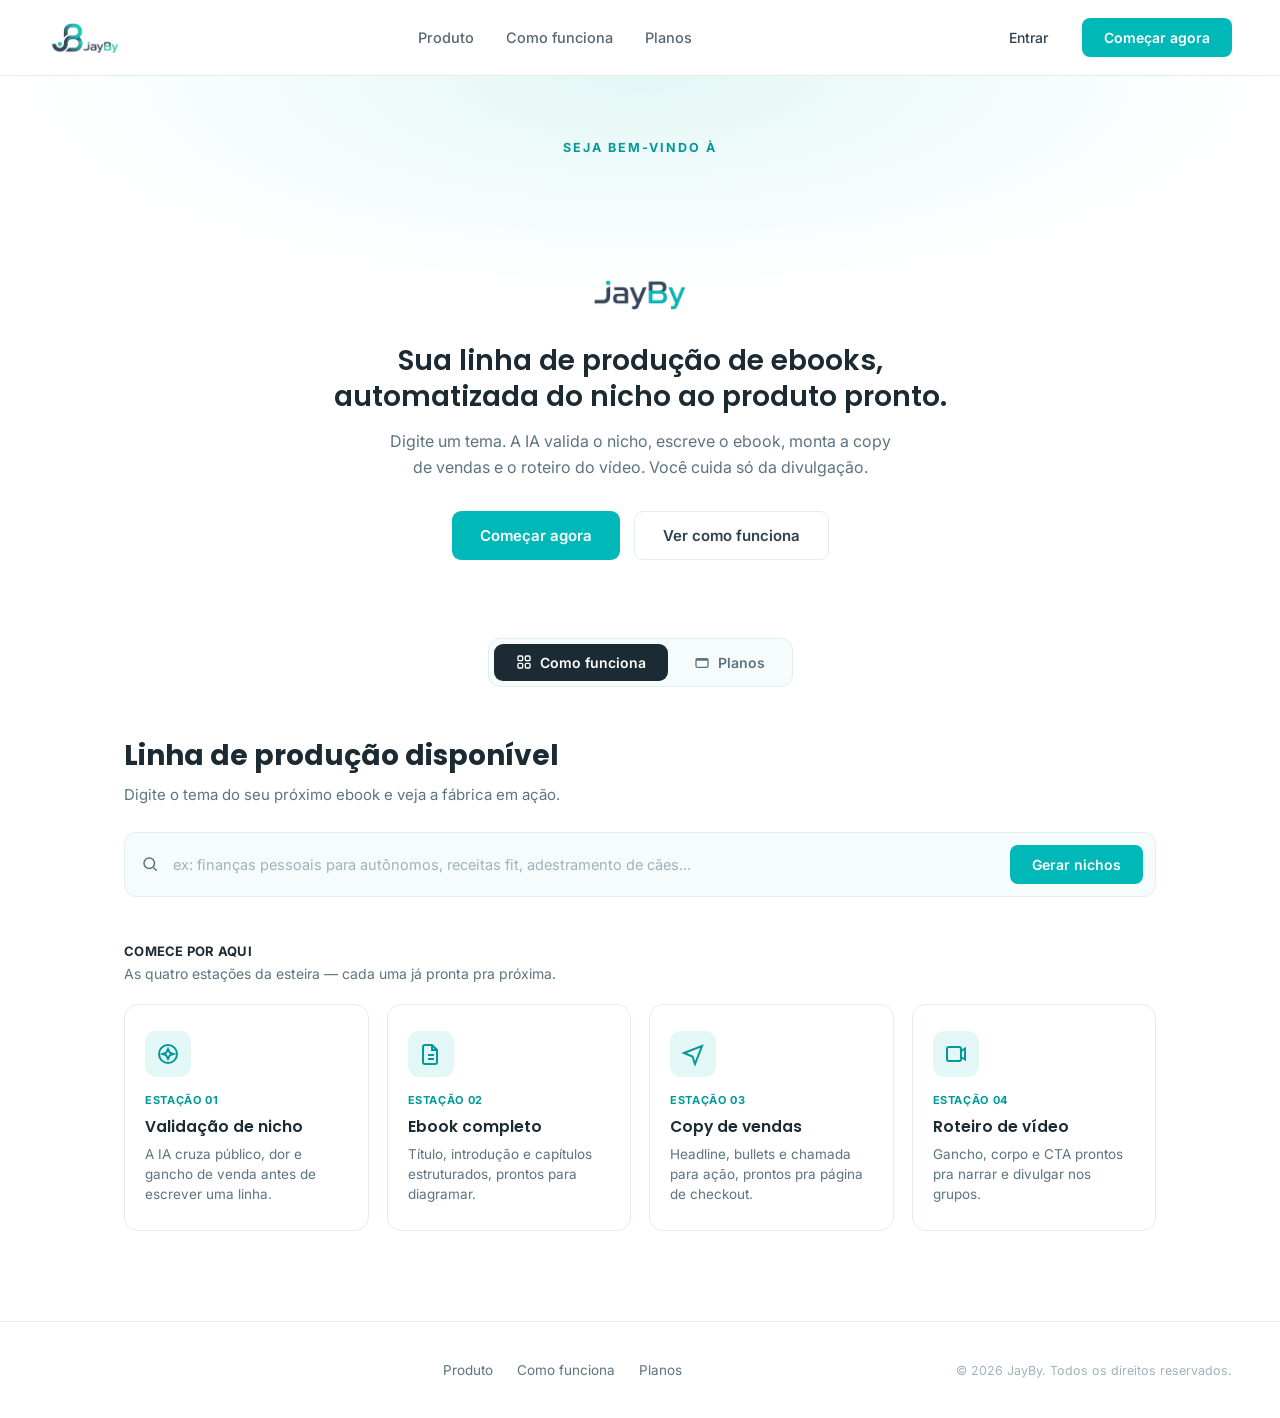
<file: index.html>
<!DOCTYPE html>
<html lang="pt-BR">
<head>
<meta charset="UTF-8">
<meta name="viewport" content="width=device-width, initial-scale=1.0">
<title>JayBy — Automação de Ebooks</title>
<link rel="preconnect" href="https://fonts.googleapis.com">
<link href="https://fonts.googleapis.com/css2?family=Poppins:wght@500;600;700;800&family=Inter:wght@400;500;600;700&display=swap" rel="stylesheet">
<link rel="stylesheet" href="style.css">
</head>
<body>

  <nav class="navbar">
    <a class="nav-logo" href="#"><img src="img/JayBy - cabeça.png" alt="JayBy"></a>
    <div class="nav-links">
      <a href="#produto">Produto</a>
      <a href="#funciona">Como funciona</a>
      <a href="#precos">Planos</a>
    </div>
    <div class="nav-actions">
      <a class="btn btn-ghost" href="login.html">Entrar</a>
      <a class="btn btn-solid" href="cadastro.html">Começar agora</a>
    </div>
  </nav>

  <header class="hero" id="produto">
    <div class="eyebrow">seja bem-vindo à</div>
    <img class="hero-lockup" src="img/logo JayBy - Texto.png" alt="JayBy">
    <p class="hero-tagline">Sua linha de produção de ebooks, automatizada do nicho ao produto pronto.</p>
    <p class="hero-sub">Digite um tema. A IA valida o nicho, escreve o ebook, monta a copy de vendas e o roteiro do vídeo. Você cuida só da divulgação.</p>
    <div class="hero-actions">
      <a class="btn btn-solid btn-lg" href="#funciona">Começar agora</a>
      <a class="btn btn-outline btn-lg" href="#funciona">Ver como funciona</a>
    </div>
  </header>

  <div class="tabs-wrap" id="funciona">
    <div class="tabs">
      <button class="tab active" data-tab="funciona">
        <svg viewBox="0 0 24 24" fill="none" stroke="currentColor" stroke-width="2"><rect x="3" y="3" width="7" height="7" rx="1.5"/><rect x="14" y="3" width="7" height="7" rx="1.5"/><rect x="3" y="14" width="7" height="7" rx="1.5"/><rect x="14" y="14" width="7" height="7" rx="1.5"/></svg>
        Como funciona
      </button>
      <button class="tab" data-tab="precos">
        <svg viewBox="0 0 24 24" fill="none" stroke="currentColor" stroke-width="2"><path d="M3 9h18M3 9a2 2 0 0 1 2-2h14a2 2 0 0 1 2 2m-18 0v9a2 2 0 0 0 2 2h14a2 2 0 0 0 2-2V9"/></svg>
        Planos
      </button>
    </div>
  </div>

  <div class="section">

    <div class="tab-panel active" id="panel-funciona">
      <div class="section-head">
        <h2>Linha de produção disponível</h2>
        <p>Digite o tema do seu próximo ebook e veja a fábrica em ação.</p>
      </div>

      <div class="theme-dock">
        <svg viewBox="0 0 24 24" fill="none" stroke="currentColor" stroke-width="2"><circle cx="11" cy="11" r="7"/><path d="M21 21l-4.3-4.3"/></svg>
        <input type="text" placeholder="ex: finanças pessoais para autônomos, receitas fit, adestramento de cães...">
        <a class="btn btn-solid" href="#" style="margin:4px 4px 4px 0;">Gerar nichos</a>
      </div>

      <div class="start-label">COMECE POR AQUI</div>
      <div class="start-desc">As quatro estações da esteira — cada uma já pronta pra próxima.</div>

      <div class="module-grid">
        <div class="module-card">
          <div class="module-icon">
            <svg viewBox="0 0 24 24" fill="none" stroke="currentColor" stroke-width="2"><circle cx="12" cy="12" r="9"/><path d="M12 7l1.8 3.7L17.5 12l-3.7 1.3L12 17l-1.8-3.7L6.5 12l3.7-1.3z"/></svg>
          </div>
          <div class="module-step">ESTAÇÃO 01</div>
          <h3>Validação de nicho</h3>
          <p>A IA cruza público, dor e gancho de venda antes de escrever uma linha.</p>
        </div>
        <div class="module-card">
          <div class="module-icon">
            <svg viewBox="0 0 24 24" fill="none" stroke="currentColor" stroke-width="2"><path d="M4 5a2 2 0 0 1 2-2h7l5 5v12a2 2 0 0 1-2 2H6a2 2 0 0 1-2-2z"/><path d="M13 3v5h5M9 13h6M9 17h6"/></svg>
          </div>
          <div class="module-step">ESTAÇÃO 02</div>
          <h3>Ebook completo</h3>
          <p>Título, introdução e capítulos estruturados, prontos para diagramar.</p>
        </div>
        <div class="module-card">
          <div class="module-icon">
            <svg viewBox="0 0 24 24" fill="none" stroke="currentColor" stroke-width="2"><path d="M3 11l18-7-7 18-2.5-7.5z"/></svg>
          </div>
          <div class="module-step">ESTAÇÃO 03</div>
          <h3>Copy de vendas</h3>
          <p>Headline, bullets e chamada para ação, prontos pra página de checkout.</p>
        </div>
        <div class="module-card">
          <div class="module-icon">
            <svg viewBox="0 0 24 24" fill="none" stroke="currentColor" stroke-width="2"><rect x="3" y="5" width="14" height="14" rx="2"/><path d="M17 9l4-2.5v11L17 15"/></svg>
          </div>
          <div class="module-step">ESTAÇÃO 04</div>
          <h3>Roteiro de vídeo</h3>
          <p>Gancho, corpo e CTA prontos pra narrar e divulgar nos grupos.</p>
        </div>
      </div>
    </div>

    <div class="tab-panel" id="panel-precos">
      <div class="section-head">
        <h2>Planos pra cada etapa do negócio</h2>
        <p>Comece pequeno e escale conforme o volume de produtos que você lança.</p>
      </div>

      <div class="pricing-grid">
        <div class="price-card">
          <h3>Starter</h3>
          <div class="price">R$0<span>/mês</span></div>
          <div class="price-desc">Pra testar a esteira antes de comprometer.</div>
          <ul>
            <li><svg viewBox="0 0 24 24" fill="none" stroke="currentColor" stroke-width="2"><path d="M20 6L9 17l-5-5"/></svg>3 produções por mês</li>
            <li><svg viewBox="0 0 24 24" fill="none" stroke="currentColor" stroke-width="2"><path d="M20 6L9 17l-5-5"/></svg>Nicho + ebook</li>
            <li><svg viewBox="0 0 24 24" fill="none" stroke="currentColor" stroke-width="2"><path d="M20 6L9 17l-5-5"/></svg>Exportação em texto</li>
          </ul>
          <a class="btn btn-outline" href="#">Começar grátis</a>
        </div>
        <div class="price-card featured">
          <span class="badge-pop">MAIS USADO</span>
          <h3>Pro</h3>
          <div class="price">R$47<span>/mês</span></div>
          <div class="price-desc">Pra quem já lança ebooks com frequência.</div>
          <ul>
            <li><svg viewBox="0 0 24 24" fill="none" stroke="currentColor" stroke-width="2"><path d="M20 6L9 17l-5-5"/></svg>Produções ilimitadas</li>
            <li><svg viewBox="0 0 24 24" fill="none" stroke="currentColor" stroke-width="2"><path d="M20 6L9 17l-5-5"/></svg>Pacote completo (4 estações)</li>
            <li><svg viewBox="0 0 24 24" fill="none" stroke="currentColor" stroke-width="2"><path d="M20 6L9 17l-5-5"/></svg>Exportação em PDF formatado</li>
            <li><svg viewBox="0 0 24 24" fill="none" stroke="currentColor" stroke-width="2"><path d="M20 6L9 17l-5-5"/></svg>Histórico salvo</li>
          </ul>
          <a class="btn btn-solid" href="#">Assinar Pro</a>
        </div>
        <div class="price-card">
          <h3>Studio</h3>
          <div class="price">R$147<span>/mês</span></div>
          <div class="price-desc">Pra equipes lançando vários produtos por semana.</div>
          <ul>
            <li><svg viewBox="0 0 24 24" fill="none" stroke="currentColor" stroke-width="2"><path d="M20 6L9 17l-5-5"/></svg>Tudo do Pro</li>
            <li><svg viewBox="0 0 24 24" fill="none" stroke="currentColor" stroke-width="2"><path d="M20 6L9 17l-5-5"/></svg>Geração de vídeo integrada</li>
            <li><svg viewBox="0 0 24 24" fill="none" stroke="currentColor" stroke-width="2"><path d="M20 6L9 17l-5-5"/></svg>Múltiplos usuários</li>
          </ul>
          <a class="btn btn-outline" href="#">Falar com vendas</a>
        </div>
      </div>
    </div>

  </div>

  <footer>
    <div class="footer-logo-box"><img src="img/Captura de tela 2026-06-24 020343.png" alt="JayBy"></div>
    <div class="footer-links">
      <a href="#produto">Produto</a>
      <a href="#funciona">Como funciona</a>
      <a href="#precos">Planos</a>
    </div>
    <div class="footer-copy">© 2026 JayBy. Todos os direitos reservados.</div>
  </footer>

<script>
  document.querySelectorAll('.tab').forEach(tab => {
    tab.addEventListener('click', () => {
      document.querySelectorAll('.tab').forEach(t => t.classList.remove('active'));
      document.querySelectorAll('.tab-panel').forEach(p => p.classList.remove('active'));
      tab.classList.add('active');
      document.getElementById('panel-' + tab.dataset.tab).classList.add('active');
    });
  });
</script>
</body>
</html>
</file>
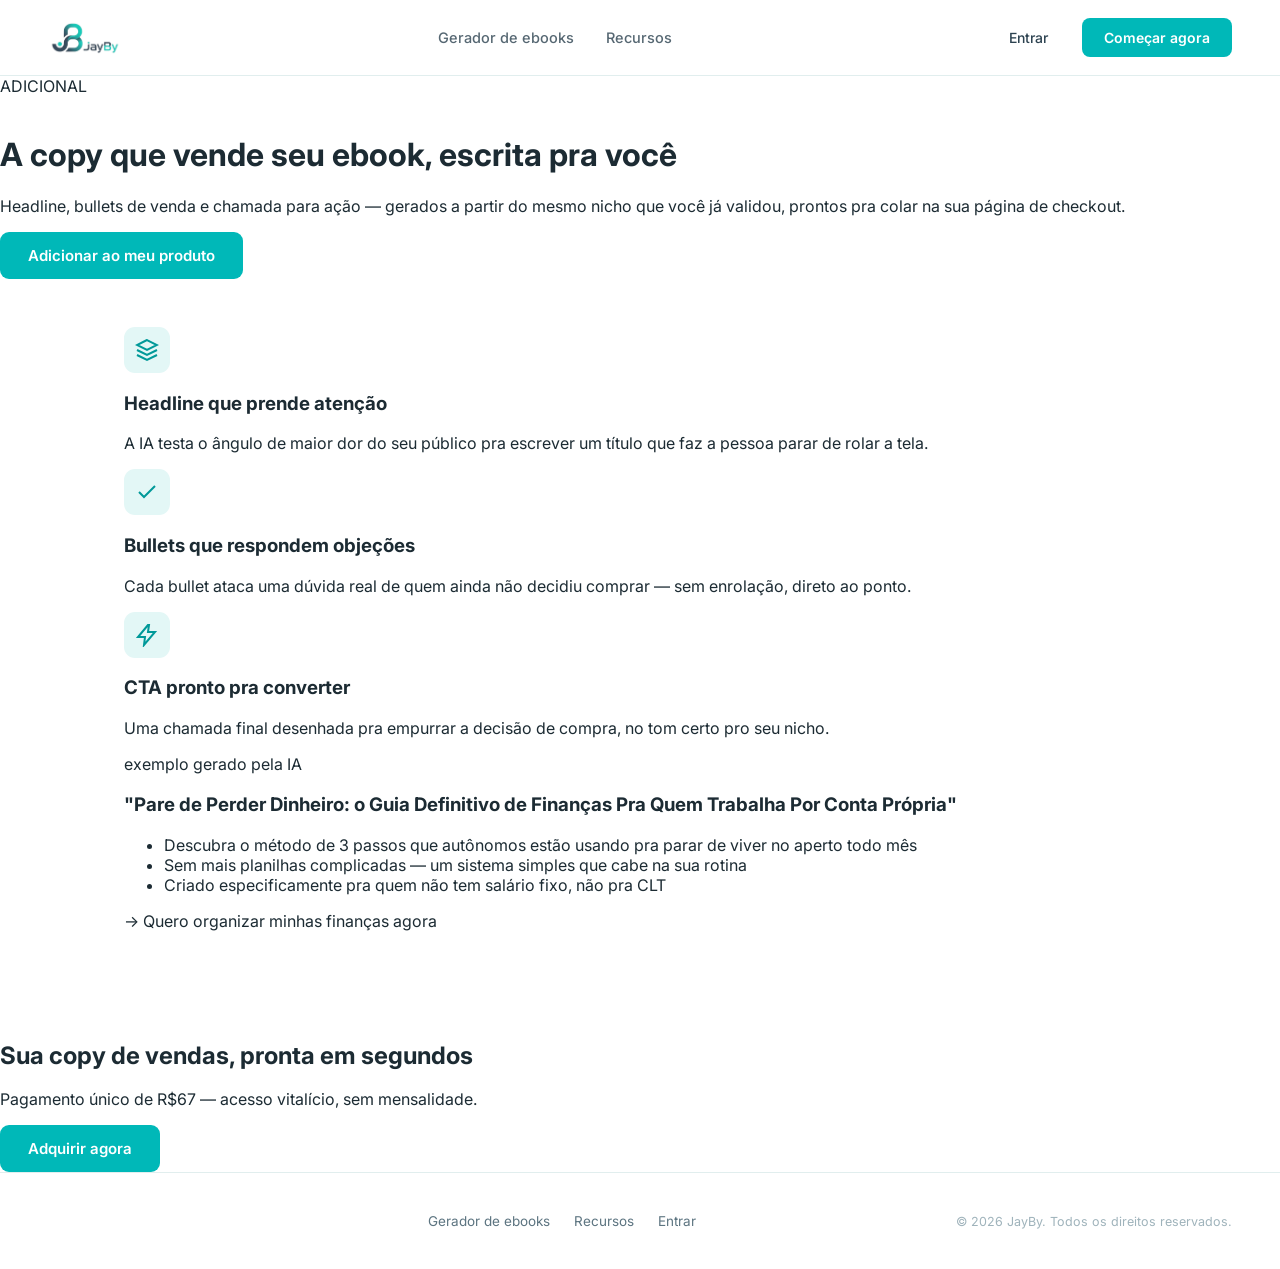
<file: copy-de-vendas.html>
<!DOCTYPE html>
<html lang="pt-BR">
<head>
<meta charset="UTF-8">
<meta name="viewport" content="width=device-width, initial-scale=1.0">
<title>Copy de Vendas Automática — JayBy</title>
<link rel="preconnect" href="https://fonts.googleapis.com">
<link href="https://fonts.googleapis.com/css2?family=Poppins:wght@500;600;700;800&family=Inter:wght@400;500;600;700&display=swap" rel="stylesheet">
<link rel="stylesheet" href="style.css">
</head>
<body>

  <nav class="navbar">
    <a class="nav-logo" href="index.html"><img src="img/JayBy - cabeça.png" alt="JayBy"></a>
    <div class="nav-links">
      <a href="index.html#demo">Gerador de ebooks</a>
      <a href="index.html#recursos">Recursos</a>
    </div>
    <div class="nav-actions">
      <a class="btn btn-ghost" href="login.html">Entrar</a>
      <a class="btn btn-solid" href="cadastro.html">Começar agora</a>
    </div>
  </nav>

  <header class="feature-hero">
    <span class="pro-badge" style="position:static;display:inline-block;margin-bottom:18px;">ADICIONAL</span>
    <h1>A copy que vende seu ebook, escrita pra você</h1>
    <p>Headline, bullets de venda e chamada para ação — gerados a partir do mesmo nicho que você já validou, prontos pra colar na sua página de checkout.</p>
    <a class="btn btn-solid btn-lg" href="cadastro.html">Adicionar ao meu produto</a>
  </header>

  <div class="section">
    <div class="feature-benefits">
      <div class="benefit">
        <div class="module-icon"><svg viewBox="0 0 24 24" fill="none" stroke="currentColor" stroke-width="2"><path d="M12 2L2 7l10 5 10-5-10-5z"/><path d="M2 17l10 5 10-5M2 12l10 5 10-5"/></svg></div>
        <h3>Headline que prende atenção</h3>
        <p>A IA testa o ângulo de maior dor do seu público pra escrever um título que faz a pessoa parar de rolar a tela.</p>
      </div>
      <div class="benefit">
        <div class="module-icon"><svg viewBox="0 0 24 24" fill="none" stroke="currentColor" stroke-width="2"><path d="M20 6L9 17l-5-5"/></svg></div>
        <h3>Bullets que respondem objeções</h3>
        <p>Cada bullet ataca uma dúvida real de quem ainda não decidiu comprar — sem enrolação, direto ao ponto.</p>
      </div>
      <div class="benefit">
        <div class="module-icon"><svg viewBox="0 0 24 24" fill="none" stroke="currentColor" stroke-width="2"><path d="M13 2L3 14h7l-1 8 11-13h-7l1-7z"/></svg></div>
        <h3>CTA pronto pra converter</h3>
        <p>Uma chamada final desenhada pra empurrar a decisão de compra, no tom certo pro seu nicho.</p>
      </div>
    </div>

    <div class="feature-example">
      <span class="tag">exemplo gerado pela IA</span>
      <h3>"Pare de Perder Dinheiro: o Guia Definitivo de Finanças Pra Quem Trabalha Por Conta Própria"</h3>
      <ul>
        <li>Descubra o método de 3 passos que autônomos estão usando pra parar de viver no aperto todo mês</li>
        <li>Sem mais planilhas complicadas — um sistema simples que cabe na sua rotina</li>
        <li>Criado especificamente pra quem não tem salário fixo, não pra CLT</li>
      </ul>
      <span class="example-cta">→ Quero organizar minhas finanças agora</span>
    </div>
  </div>

  <div class="cta-band">
    <h2>Sua copy de vendas, pronta em segundos</h2>
    <p>Pagamento único de R$67 — acesso vitalício, sem mensalidade.</p>
    <a class="btn btn-solid btn-lg" href="cadastro.html">Adquirir agora</a>
  </div>

  <footer>
    <div class="footer-logo-box"><img src="img/Captura de tela 2026-06-24 020343.png" alt="JayBy"></div>
    <div class="footer-links">
      <a href="index.html#demo">Gerador de ebooks</a>
      <a href="index.html#recursos">Recursos</a>
      <a href="login.html">Entrar</a>
    </div>
    <div class="footer-copy">© 2026 JayBy. Todos os direitos reservados.</div>
  </footer>

</body>
</html>
</file>
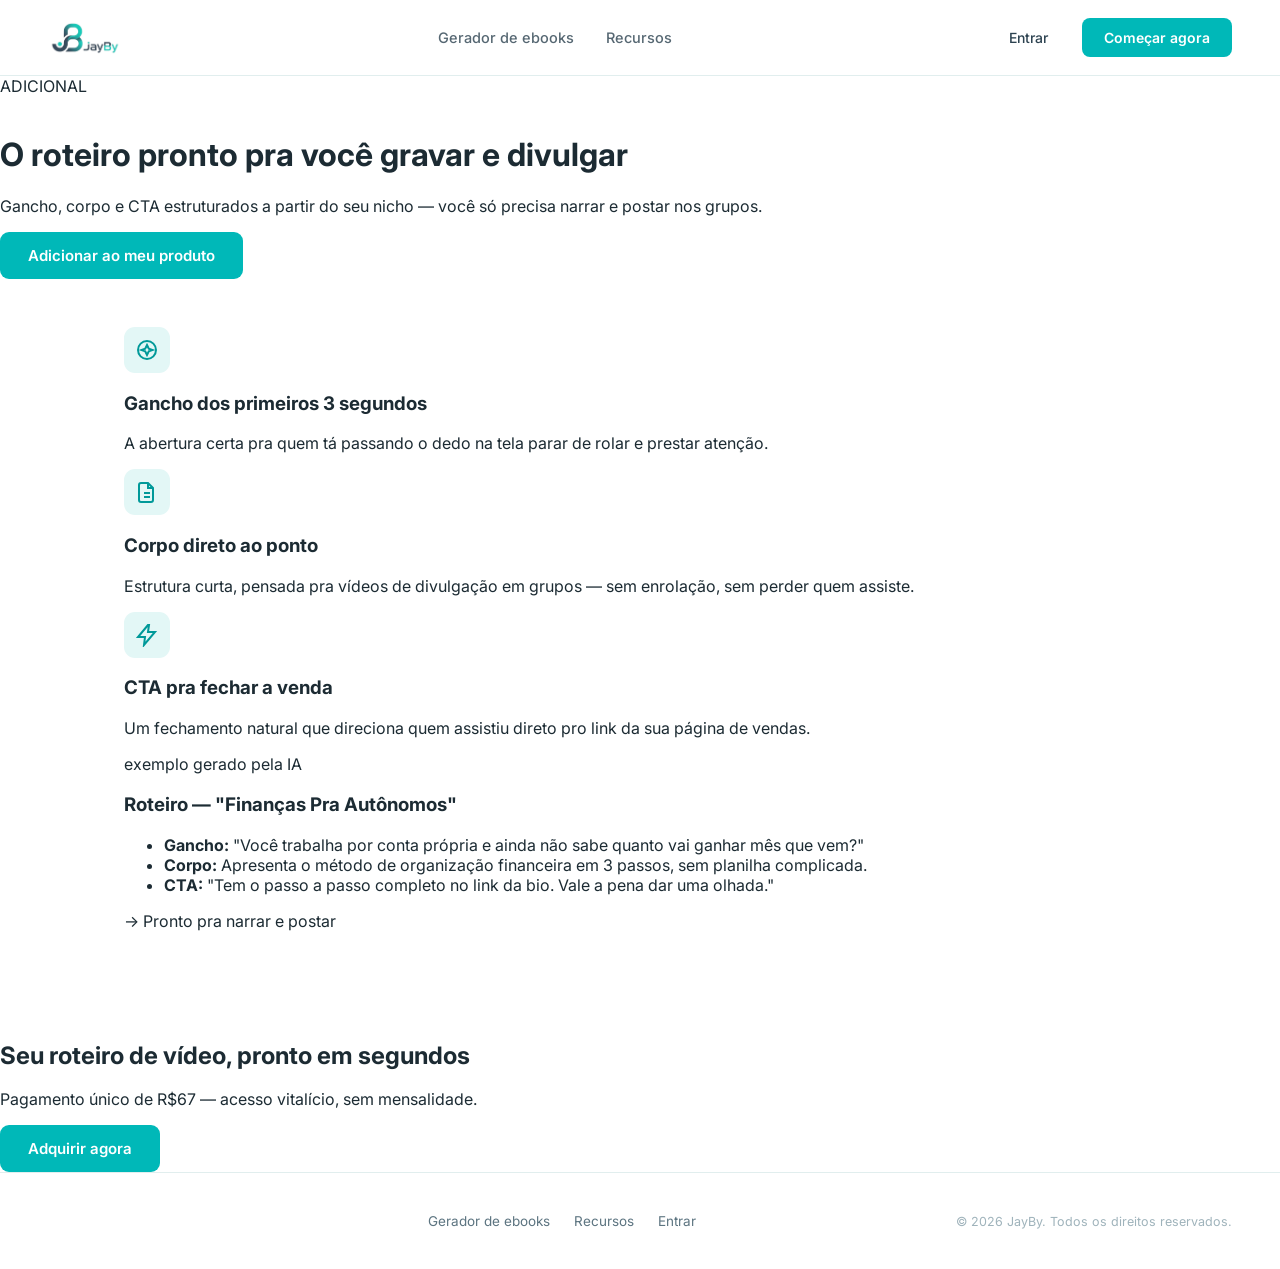
<file: roteiro-de-video.html>
<!DOCTYPE html>
<html lang="pt-BR">
<head>
<meta charset="UTF-8">
<meta name="viewport" content="width=device-width, initial-scale=1.0">
<title>Roteiro de Vídeo Automático — JayBy</title>
<link rel="preconnect" href="https://fonts.googleapis.com">
<link href="https://fonts.googleapis.com/css2?family=Poppins:wght@500;600;700;800&family=Inter:wght@400;500;600;700&display=swap" rel="stylesheet">
<link rel="stylesheet" href="style.css">
</head>
<body>

  <nav class="navbar">
    <a class="nav-logo" href="index.html"><img src="img/JayBy - cabeça.png" alt="JayBy"></a>
    <div class="nav-links">
      <a href="index.html#demo">Gerador de ebooks</a>
      <a href="index.html#recursos">Recursos</a>
    </div>
    <div class="nav-actions">
      <a class="btn btn-ghost" href="login.html">Entrar</a>
      <a class="btn btn-solid" href="cadastro.html">Começar agora</a>
    </div>
  </nav>

  <header class="feature-hero">
    <span class="pro-badge" style="position:static;display:inline-block;margin-bottom:18px;">ADICIONAL</span>
    <h1>O roteiro pronto pra você gravar e divulgar</h1>
    <p>Gancho, corpo e CTA estruturados a partir do seu nicho — você só precisa narrar e postar nos grupos.</p>
    <a class="btn btn-solid btn-lg" href="cadastro.html">Adicionar ao meu produto</a>
  </header>

  <div class="section">
    <div class="feature-benefits">
      <div class="benefit">
        <div class="module-icon"><svg viewBox="0 0 24 24" fill="none" stroke="currentColor" stroke-width="2"><circle cx="12" cy="12" r="9"/><path d="M12 7l1.8 3.7L17.5 12l-3.7 1.3L12 17l-1.8-3.7L6.5 12l3.7-1.3z"/></svg></div>
        <h3>Gancho dos primeiros 3 segundos</h3>
        <p>A abertura certa pra quem tá passando o dedo na tela parar de rolar e prestar atenção.</p>
      </div>
      <div class="benefit">
        <div class="module-icon"><svg viewBox="0 0 24 24" fill="none" stroke="currentColor" stroke-width="2"><path d="M4 5a2 2 0 0 1 2-2h7l5 5v12a2 2 0 0 1-2 2H6a2 2 0 0 1-2-2z"/><path d="M13 3v5h5M9 13h6M9 17h6"/></svg></div>
        <h3>Corpo direto ao ponto</h3>
        <p>Estrutura curta, pensada pra vídeos de divulgação em grupos — sem enrolação, sem perder quem assiste.</p>
      </div>
      <div class="benefit">
        <div class="module-icon"><svg viewBox="0 0 24 24" fill="none" stroke="currentColor" stroke-width="2"><path d="M13 2L3 14h7l-1 8 11-13h-7l1-7z"/></svg></div>
        <h3>CTA pra fechar a venda</h3>
        <p>Um fechamento natural que direciona quem assistiu direto pro link da sua página de vendas.</p>
      </div>
    </div>

    <div class="feature-example">
      <span class="tag">exemplo gerado pela IA</span>
      <h3>Roteiro — "Finanças Pra Autônomos"</h3>
      <ul>
        <li><b>Gancho:</b> "Você trabalha por conta própria e ainda não sabe quanto vai ganhar mês que vem?"</li>
        <li><b>Corpo:</b> Apresenta o método de organização financeira em 3 passos, sem planilha complicada.</li>
        <li><b>CTA:</b> "Tem o passo a passo completo no link da bio. Vale a pena dar uma olhada."</li>
      </ul>
      <span class="example-cta">→ Pronto pra narrar e postar</span>
    </div>
  </div>

  <div class="cta-band">
    <h2>Seu roteiro de vídeo, pronto em segundos</h2>
    <p>Pagamento único de R$67 — acesso vitalício, sem mensalidade.</p>
    <a class="btn btn-solid btn-lg" href="cadastro.html">Adquirir agora</a>
  </div>

  <footer>
    <div class="footer-logo-box"><img src="img/Captura de tela 2026-06-24 020343.png" alt="JayBy"></div>
    <div class="footer-links">
      <a href="index.html#demo">Gerador de ebooks</a>
      <a href="index.html#recursos">Recursos</a>
      <a href="login.html">Entrar</a>
    </div>
    <div class="footer-copy">© 2026 JayBy. Todos os direitos reservados.</div>
  </footer>

</body>
</html>
</file>
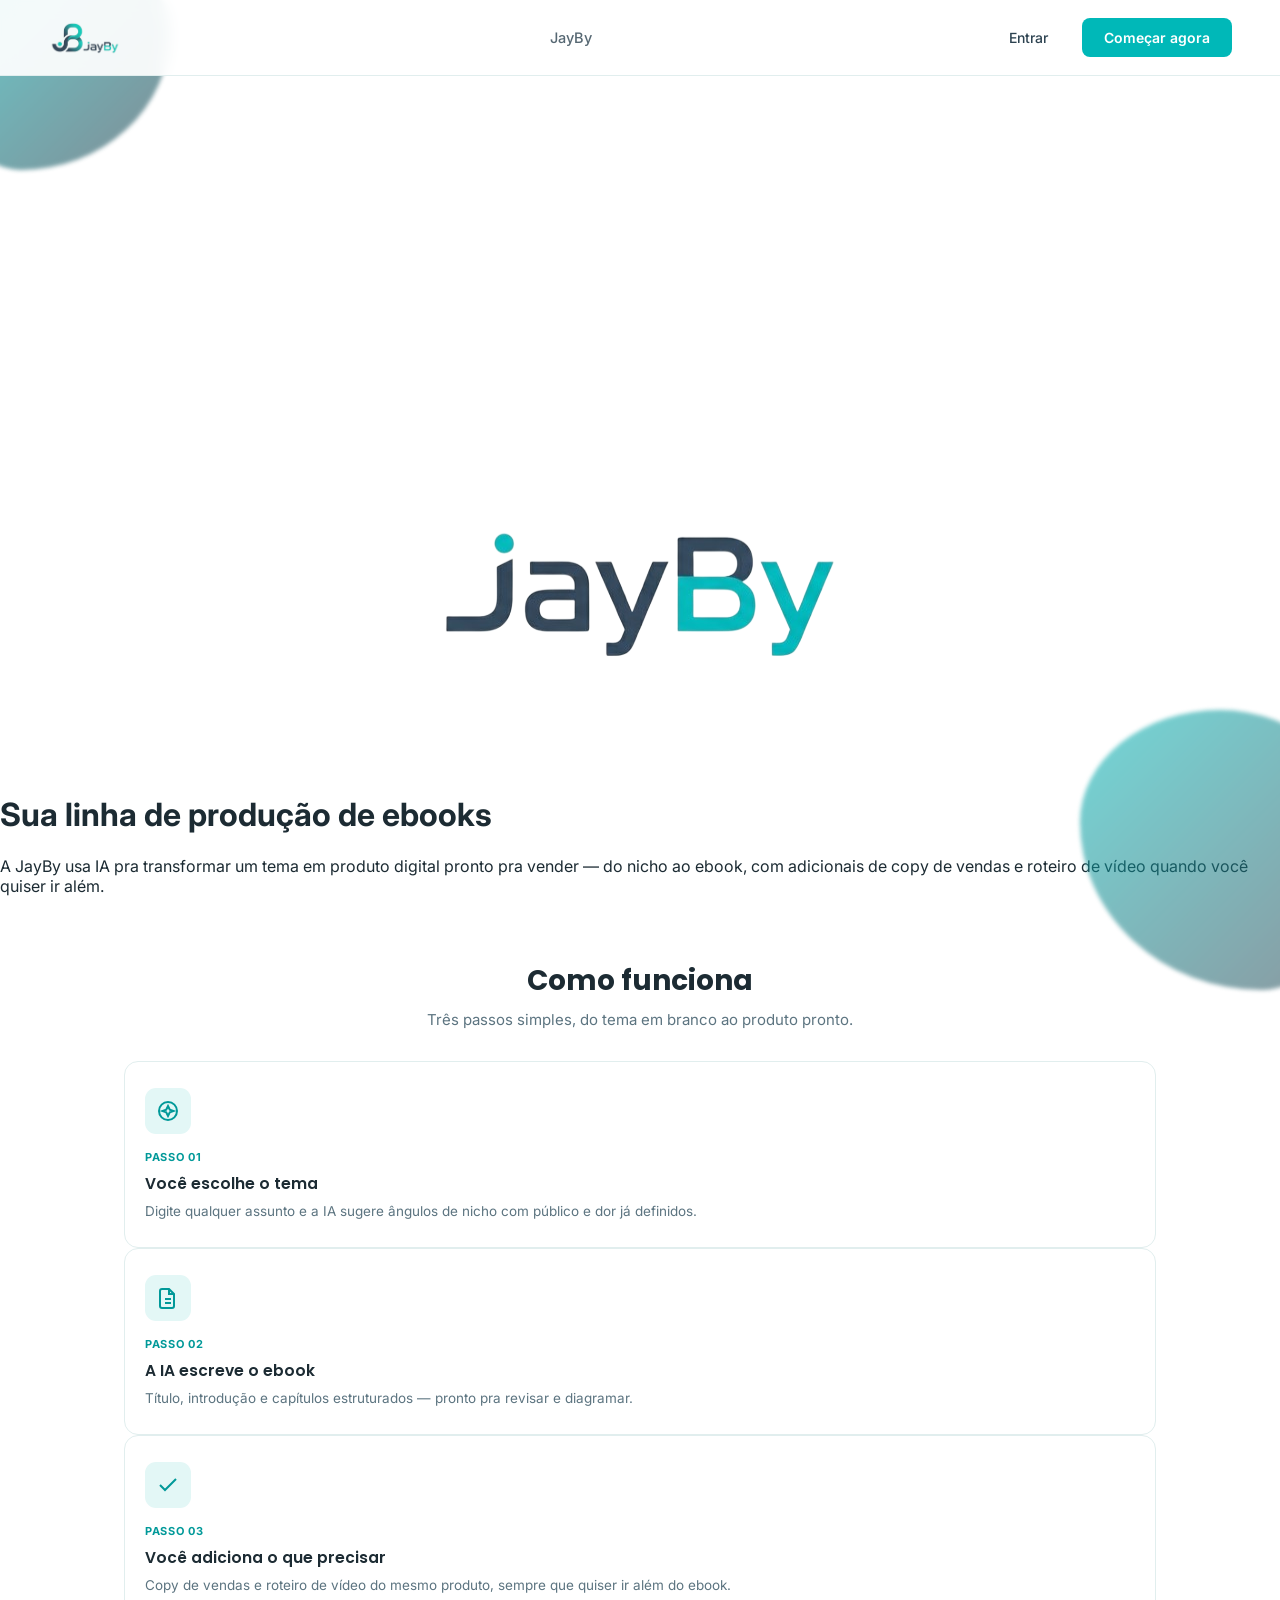
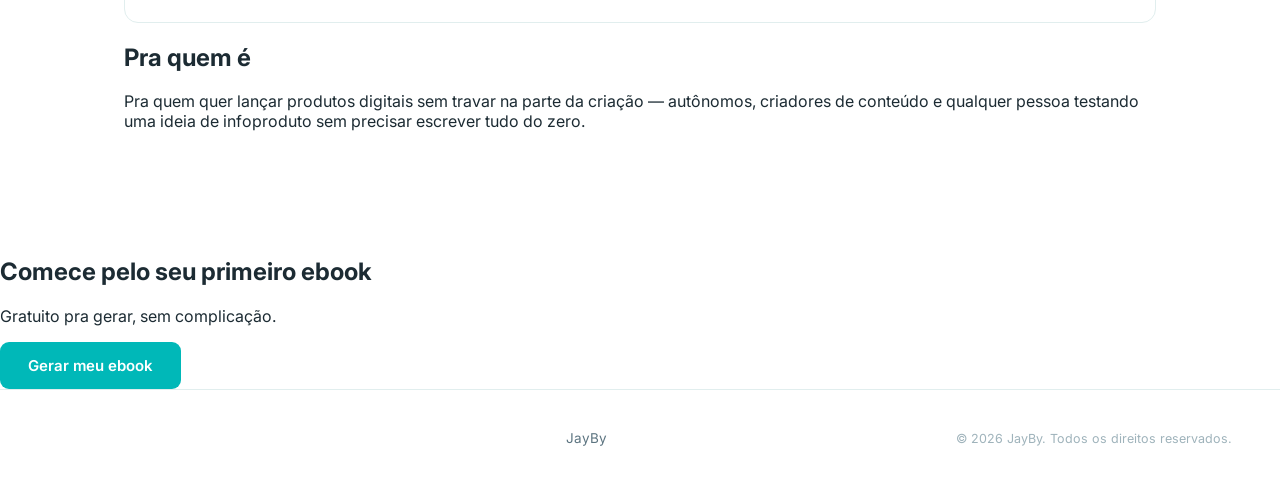
<file: saber-mais.html>
<!DOCTYPE html>
<html lang="pt-BR">
<head>
<meta charset="UTF-8">
<meta name="viewport" content="width=device-width, initial-scale=1.0">
<title>Sobre a JayBy</title>
<link rel="preconnect" href="https://fonts.googleapis.com">
<link href="https://fonts.googleapis.com/css2?family=Poppins:wght@500;600;700;800&family=Inter:wght@400;500;600;700&display=swap" rel="stylesheet">
<link rel="stylesheet" href="style.css">
</head>
<body>

  <nav class="navbar">
    <a class="nav-logo" href="index.html"><img src="img/JayBy - cabeça.png" alt="JayBy"></a>
    <div class="nav-links">
      <a href="index.html#demo"></a>
      <a href="index.html#recursos">JayBy</a>
    </div>
    <div class="nav-actions">
      <a class="btn btn-ghost" href="login.html">Entrar</a>
      <a class="btn btn-solid" href="cadastro.html">Começar agora</a>
    </div>
  </nav>

  <header class="about-hero">
    <div class="auth-blob blob-1"></div>
    <div class="auth-blob blob-3"></div>
    <div class="about-hero-inner">
      <img class="auth-logo" src="img/logo JayBy - Texto.png" alt="JayBy">
      <h1>Sua linha de produção de ebooks</h1>
      <p>A JayBy usa IA pra transformar um tema em produto digital pronto pra vender — do nicho ao ebook, com adicionais de copy de vendas e roteiro de vídeo quando você quiser ir além.</p>
    </div>
  </header>

  <div class="section">
    <div class="section-head" style="text-align:center;margin:0 auto 32px;">
      <h2>Como funciona</h2>
      <p style="margin:0 auto;">Três passos simples, do tema em branco ao produto pronto.</p>
    </div>

    <div class="about-steps">
      <div class="module-card">
        <div class="module-icon">
          <svg viewBox="0 0 24 24" fill="none" stroke="currentColor" stroke-width="2"><circle cx="12" cy="12" r="9"/><path d="M12 7l1.8 3.7L17.5 12l-3.7 1.3L12 17l-1.8-3.7L6.5 12l3.7-1.3z"/></svg>
        </div>
        <div class="module-step">PASSO 01</div>
        <h3>Você escolhe o tema</h3>
        <p>Digite qualquer assunto e a IA sugere ângulos de nicho com público e dor já definidos.</p>
      </div>
      <div class="module-card">
        <div class="module-icon">
          <svg viewBox="0 0 24 24" fill="none" stroke="currentColor" stroke-width="2"><path d="M4 5a2 2 0 0 1 2-2h7l5 5v12a2 2 0 0 1-2 2H6a2 2 0 0 1-2-2z"/><path d="M13 3v5h5M9 13h6M9 17h6"/></svg>
        </div>
        <div class="module-step">PASSO 02</div>
        <h3>A IA escreve o ebook</h3>
        <p>Título, introdução e capítulos estruturados — pronto pra revisar e diagramar.</p>
      </div>
      <div class="module-card">
        <div class="module-icon">
          <svg viewBox="0 0 24 24" fill="none" stroke="currentColor" stroke-width="2"><path d="M20 6L9 17l-5-5"/></svg>
        </div>
        <div class="module-step">PASSO 03</div>
        <h3>Você adiciona o que precisar</h3>
        <p>Copy de vendas e roteiro de vídeo do mesmo produto, sempre que quiser ir além do ebook.</p>
      </div>
    </div>

    <div class="about-for">
      <h2>Pra quem é</h2>
      <p>Pra quem quer lançar produtos digitais sem travar na parte da criação — autônomos, criadores de conteúdo e qualquer pessoa testando uma ideia de infoproduto sem precisar escrever tudo do zero.</p>
    </div>
  </div>

  <div class="cta-band">
    <h2>Comece pelo seu primeiro ebook</h2>
    <p>Gratuito pra gerar, sem complicação.</p>
    <a class="btn btn-solid btn-lg" href="index.html#demo">Gerar meu ebook</a>
  </div>

  <footer>
    <div class="footer-logo-box"><img src="img/Captura de tela 2026-06-24 020343.png" alt="JayBy"></div>
    <div class="footer-links">
      <a href="index.html#demo"></a>
      <a href="index.html#recursos"></a>
      <a href="login.html">JayBy</a>
    </div>
    <div class="footer-copy">© 2026 JayBy. Todos os direitos reservados.</div>
  </footer>

</body>
</html>
</file>
<file: style.css>
:root{
    --navy: #2C4250;
    --navy-deep: #1C2B33;
    --teal: #00B8B8;
    --teal-deep: #019999;
    --teal-soft: #E3F7F6;
    --bg: #FFFFFF;
    --bg-soft: #F6FBFB;
    --line: #E1EEEE;
    --text-soft: #5C7480;
  }
  *{box-sizing:border-box;}
  html,body{margin:0;padding:0;}
  body{
    background:var(--bg);
    color:var(--navy-deep);
    font-family:'Inter',sans-serif;
    -webkit-font-smoothing:antialiased;
  }
  img{max-width:100%;display:block;}
  a{color:inherit;text-decoration:none;}

  /* NAVBAR */
  .navbar{
    display:flex;align-items:center;justify-content:space-between;
    padding:18px 48px;
    border-bottom:1px solid var(--line);
    position:sticky;top:0;background:rgba(255,255,255,0.92);
    backdrop-filter:blur(8px);
    z-index:50;
  }
  .nav-logo img{height:34px;}
  .nav-links{display:flex;gap:32px;font-size:14.5px;font-weight:500;color:var(--navy);}
  .nav-links a{opacity:0.8;transition:opacity .15s;}
  .nav-links a:hover{opacity:1;color:var(--teal-deep);}
  .nav-actions{display:flex;gap:12px;align-items:center;}

  .btn{
    font-family:'Inter',sans-serif;
    font-weight:600;font-size:14px;
    padding:11px 22px;border-radius:8px;
    border:none;cursor:pointer;
    transition:transform .12s ease, box-shadow .12s ease, background .15s;
    display:inline-flex;align-items:center;gap:8px;
  }
  .btn-solid{background:var(--teal);color:#fff;}
  .btn-solid:hover{background:var(--teal-deep);box-shadow:0 6px 16px rgba(0,184,184,0.28);transform:translateY(-1px);}
  .btn-outline{background:transparent;color:var(--navy);border:1.5px solid var(--line);}
  .btn-outline:hover{border-color:var(--teal);color:var(--teal-deep);}
  .btn-ghost{background:transparent;color:var(--navy);font-weight:500;}

  @media (max-width:880px){
    .nav-links{display:none;}
    .navbar{padding:16px 20px;}
  }

  /* HERO */
  .hero{
    text-align:center;
    padding:64px 24px 30px;
    background:
      radial-gradient(ellipse 70% 60% at 50% 0%, var(--teal-soft) 0%, rgba(255,255,255,0) 70%);
  }
  .eyebrow{
    font-size:12.5px;font-weight:700;letter-spacing:0.16em;text-transform:uppercase;
    color:var(--teal-deep);margin-bottom:18px;
  }
  .hero-lockup{max-width:300px;margin:0 auto 6px;}
  .hero-tagline{
    font-family:'Poppins',sans-serif;font-weight:600;
    font-size:clamp(20px,3vw,28px);color:var(--navy-deep);
    max-width:640px;margin:0 auto 14px;line-height:1.3;
  }
  .hero-sub{
    font-size:16px;color:var(--text-soft);max-width:520px;margin:0 auto 30px;line-height:1.6;
  }
  .hero-actions{display:flex;gap:14px;justify-content:center;flex-wrap:wrap;margin-bottom:8px;}
  .btn-lg{padding:14px 28px;font-size:15px;border-radius:9px;}

  /* TABS */
  .tabs-wrap{display:flex;justify-content:center;padding:40px 24px 0;}
  .tabs{
    display:inline-flex;background:var(--bg-soft);border:1px solid var(--line);
    border-radius:12px;padding:5px;gap:4px;
  }
  .tab{
    font-family:'Inter',sans-serif;font-weight:600;font-size:14px;
    color:var(--text-soft);padding:10px 22px;border-radius:9px;
    border:none;background:transparent;cursor:pointer;
    display:flex;align-items:center;gap:8px;transition:all .15s;
  }
  .tab.active{background:var(--navy-deep);color:#fff;}
  .tab svg{width:16px;height:16px;}

  .section{max-width:1080px;margin:0 auto;padding:48px 24px 90px;}

  .section-head{margin-bottom:8px;}
  .section-head h2{
    font-family:'Poppins',sans-serif;font-weight:700;font-size:28px;
    margin:0 0 8px;color:var(--navy-deep);
  }
  .section-head p{font-size:15px;color:var(--text-soft);margin:0 0 28px;max-width:560px;}

  .theme-dock{
    display:flex;gap:10px;background:var(--bg-soft);border:1px solid var(--line);
    border-radius:12px;padding:8px;margin-bottom:46px;flex-wrap:wrap;
  }
  .theme-dock svg{width:18px;height:18px;flex-shrink:0;color:var(--text-soft);margin-left:8px;align-self:center;}
  .theme-dock input{
    flex:1;min-width:200px;border:none;background:transparent;
    font-family:'Inter',sans-serif;font-size:14.5px;color:var(--navy-deep);padding:10px 4px;
  }
  .theme-dock input:focus{outline:none;}
  .theme-dock input::placeholder{color:#9FB3BB;}

  .start-label{
    font-size:13px;font-weight:700;letter-spacing:0.02em;color:var(--navy-deep);margin-bottom:6px;
  }
  .start-desc{font-size:14px;color:var(--text-soft);margin-bottom:22px;}

  .module-grid{
    display:grid;grid-template-columns:repeat(4,1fr);gap:18px;
  }
  @media (max-width:880px){.module-grid{grid-template-columns:repeat(2,1fr);}}
  @media (max-width:520px){.module-grid{grid-template-columns:1fr;}}

  .module-card{
    background:#fff;border:1px solid var(--line);border-radius:14px;
    padding:26px 20px;text-align:left;
    transition:transform .18s ease, box-shadow .18s ease, border-color .18s;
  }
  .module-card:hover{
    transform:translateY(-3px);
    box-shadow:0 14px 28px rgba(44,66,80,0.08);
    border-color:var(--teal);
  }
  .module-icon{
    width:46px;height:46px;border-radius:11px;background:var(--teal-soft);
    display:flex;align-items:center;justify-content:center;margin-bottom:16px;
  }
  .module-icon svg{width:24px;height:24px;color:var(--teal-deep);}
  .module-card h3{
    font-family:'Poppins',sans-serif;font-size:15.5px;font-weight:600;margin:0 0 6px;color:var(--navy-deep);
  }
  .module-card p{font-size:13.5px;color:var(--text-soft);line-height:1.5;margin:0;}
  .module-step{
    font-size:11px;font-weight:700;color:var(--teal-deep);letter-spacing:0.06em;margin-bottom:8px;
  }

  /* PRICING TAB */
  .pricing-grid{display:grid;grid-template-columns:repeat(3,1fr);gap:20px;}
  @media (max-width:880px){.pricing-grid{grid-template-columns:1fr;}}
  .price-card{
    background:#fff;border:1px solid var(--line);border-radius:16px;padding:30px 26px;position:relative;
  }
  .price-card.featured{border:2px solid var(--teal);box-shadow:0 16px 32px rgba(0,184,184,0.14);}
  .badge-pop{
    position:absolute;top:-12px;right:24px;background:var(--teal);color:#fff;
    font-size:11px;font-weight:700;padding:5px 12px;border-radius:20px;letter-spacing:0.04em;
  }
  .price-card h3{font-family:'Poppins',sans-serif;font-size:18px;margin:0 0 4px;}
  .price-card .price{font-family:'Poppins',sans-serif;font-size:32px;font-weight:700;color:var(--navy-deep);margin:10px 0 4px;}
  .price-card .price span{font-size:14px;font-weight:500;color:var(--text-soft);}
  .price-card .price-desc{font-size:13.5px;color:var(--text-soft);margin-bottom:20px;}
  .price-card ul{list-style:none;padding:0;margin:0 0 24px;}
  .price-card li{
    font-size:14px;color:var(--navy);padding:8px 0;border-top:1px solid var(--line);
    display:flex;gap:8px;align-items:flex-start;
  }
  .price-card li:first-child{border-top:none;}
  .price-card li svg{width:16px;height:16px;color:var(--teal-deep);flex-shrink:0;margin-top:1px;}
  .price-card .btn{width:100%;justify-content:center;}

  /* FOOTER */
  footer{
    border-top:1px solid var(--line);padding:36px 48px;
    display:flex;align-items:center;justify-content:space-between;flex-wrap:wrap;gap:16px;
  }
  .footer-logo-box{
    position:relative;
    width:120px;
    height:24px;
    flex-shrink:0;
  }
  .footer-logo-box img{
    position:absolute;
    left:-50px;
    top:98%;
    height:24px;
    width: 44px;
    transform:translateY(-80%);
  }
  .footer-links{display:flex;gap:24px;font-size:13.5px;color:var(--text-soft);}
  .footer-copy{font-size:12.5px;color:#9FB3BB;}

  .tab-panel{display:none;}
  .tab-panel.active{display:block;}

   /* AUTH PAGES (login / cadastro) — centered, floating brand shapes */
 
  .field-group{margin-bottom:18px;}
  .field-group label{
    display:block;font-size:13px;font-weight:600;color:var(--navy);margin-bottom:6px;
  }
  .field-group input{
    display:block;width:100%;border:1.5px solid var(--line);border-radius:9px;
    padding:12px 14px;font-family:'Inter',sans-serif;font-size:14.5px;
    color:var(--navy-deep);background:#fff;transition:border-color .15s;
  }
  .field-group input:focus{outline:none;border-color:var(--teal);}
  .field-group input::placeholder{color:#AFC2C8;}
  .field-row{display:flex;justify-content:space-between;align-items:center;margin-bottom:22px;font-size:13.5px;}
  .checkbox-row{display:flex;align-items:center;gap:8px;color:var(--text-soft);}
  .checkbox-row input{width:15px;height:15px;accent-color:var(--teal);flex-shrink:0;}
  .link-teal{color:var(--teal-deep);font-weight:600;}
  .link-teal:hover{text-decoration:underline;}
  .auth-switch{font-size:14px;color:var(--text-soft);text-align:center;}
  .form-msg{
    font-size:13.5px;border-radius:8px;padding:10px 14px;margin-bottom:18px;display:none;
  }
  .form-msg.show{display:block;}
  .form-msg.ok{background:var(--teal-soft);color:var(--teal-deep);}
  .auth-card-wrap .btn{width:100%;justify-content:center;padding:13px;font-size:15px;margin-bottom:18px;}
  .auth-page{
    min-height:100vh;
    position:relative;
    overflow:hidden;
    display:flex;
    align-items:center;
    justify-content:center;
    padding:40px 20px;
    background:
      radial-gradient(circle at 18% 20%, rgba(0,184,184,0.55) 0%, transparent 42%),
      radial-gradient(circle at 85% 78%, rgba(0,184,184,0.35) 0%, transparent 45%),
      linear-gradient(160deg, var(--navy-deep) 0%, var(--navy) 55%, #0E5A60 100%);
  }
 
  .auth-blob{
    position:absolute;
    background:linear-gradient(135deg, var(--teal) 0%, var(--navy) 100%);
    filter:blur(2px);
    opacity:0.5;
    z-index:0;
  }
  .blob-1{
    width:230px;height:230px;top:-60px;left:-60px;
    border-radius:42% 58% 65% 35% / 45% 40% 60% 55%;
    opacity:0.6;
  }
  .blob-2{
    width:160px;height:160px;bottom:8%;left:6%;
    border-radius:60% 40% 35% 65% / 55% 60% 40% 45%;
    opacity:0.45;
  }
  .blob-3{
    width:280px;height:280px;bottom:-90px;right:-80px;
    border-radius:50% 50% 35% 65% / 40% 45% 55% 60%;
    opacity:0.55;
  }
  .blob-4{
    width:120px;height:120px;top:10%;right:10%;
    border-radius:55% 45% 60% 40% / 50% 55% 45% 50%;
    opacity:0.4;
  }
 
  .auth-mark{
    position:absolute;z-index:0;
    filter:brightness(0) invert(1);
  }
  .mark-1{ width:140px; top:6%; left:10%; opacity:0.16; transform:rotate(-12deg); }
  .mark-2{ width:110px; bottom:10%; right:14%; opacity:0.14; transform:rotate(18deg); }
  .mark-3{ width:90px; top:55%; left:4%; opacity:0.12; transform:rotate(8deg); }
 
  .auth-card-wrap{
    position:relative;
    z-index:2;
    width:100%;
    max-width:420px;
    background:rgba(255,255,255,0.08);
    border:1px solid rgba(255,255,255,0.22);
    border-radius:22px;
    backdrop-filter:blur(20px);
    -webkit-backdrop-filter:blur(20px);
    padding:42px 36px;
    box-shadow:0 30px 70px rgba(7,20,24,0.35);
  }
  .auth-card-wrap .auth-logo{
    height:26px;display:block;margin:0 auto 30px;
    filter:brightness(0) invert(1);
  }
  .auth-card-wrap h1{
    font-family:'Poppins',sans-serif;font-weight:700;font-size:24px;
    margin:0 0 6px;color:#fff;text-align:center;
  }
  .auth-card-wrap .auth-sub{
    font-size:14px;color:rgba(255,255,255,0.7);margin:0 0 28px;text-align:center;
  }
 
  .auth-card-wrap .field-group label{color:rgba(255,255,255,0.88);}
  .auth-card-wrap .field-group input{
    border:none;background:rgba(255,255,255,0.95);color:var(--navy-deep);
  }
  .auth-card-wrap .field-group input::placeholder{color:#9FB3BB;}
  .auth-card-wrap .field-group input:focus{outline:2px solid var(--teal);}
 
  .auth-card-wrap .checkbox-row{color:rgba(255,255,255,0.8);}
  .auth-card-wrap .link-teal{color:#7FF0E8;}
  .auth-card-wrap .auth-switch{color:rgba(255,255,255,0.75);}
  .auth-card-wrap .auth-switch .link-teal{color:#fff;font-weight:700;}
 
  .auth-divider{
    display:flex;align-items:center;gap:12px;
    margin:6px 0 18px;
    font-size:12.5px;color:rgba(255,255,255,0.55);
  }
  .auth-divider::before,.auth-divider::after{
    content:'';flex:1;height:1px;background:rgba(255,255,255,0.22);
  }
 
  .social-row{display:flex;gap:10px;margin-bottom:6px;}
  .social-btn{
    flex:1;display:flex;align-items:center;justify-content:center;gap:7px;
    background:rgba(255,255,255,0.95);border:none;border-radius:9px;
    padding:10px 0;font-family:'Inter',sans-serif;font-size:13px;font-weight:600;
    color:var(--navy-deep);cursor:pointer;transition:transform .12s;
  }
  .social-btn:hover{transform:translateY(-1px);}
  .social-btn .dot{
    width:16px;height:16px;border-radius:50%;
    display:flex;align-items:center;justify-content:center;
    font-size:9px;font-weight:800;color:#fff;flex-shrink:0;
  }
  .dot-g{background:#4285F4;}
  .dot-m{background:var(--navy-deep);}
  .dot-a{background:#000;}
 
  @media (max-width:520px){
    .auth-card-wrap{padding:32px 24px;}
    .auth-blob, .auth-mark{display:none;}
  }
</file>
